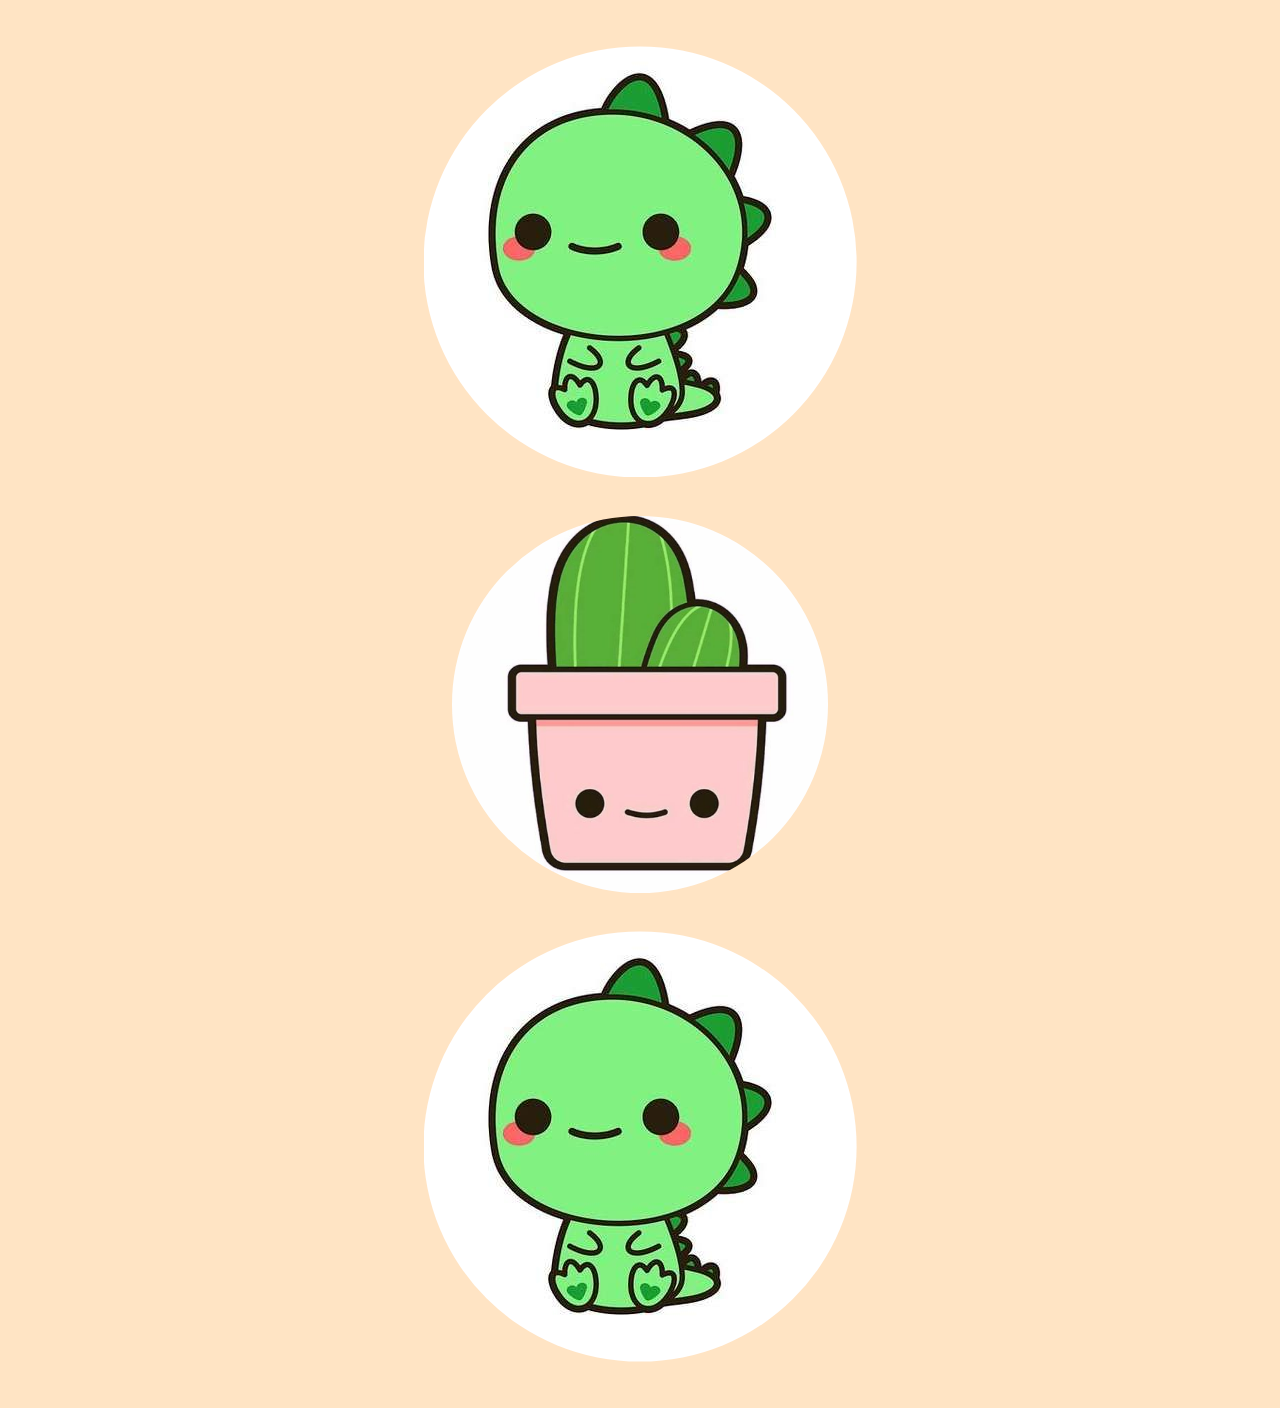
<file: github/index.html>
<!DOCTYPE html>
<html lang="en">
<head>
    <meta charset="UTF-8">
    <meta http-equiv="X-UA-Compatible" content="IE=edge">
    <meta name="viewport" content="width=device-width, initial-scale=1.0">
    <link rel="stylesheet" href="style.css">
    <title>Document</title>
</head>
<body>
    <img src="papa.jpg" alt="">
    <div></div>
    <img src="papa.jpg" alt="">
</body>
</html>
</file>
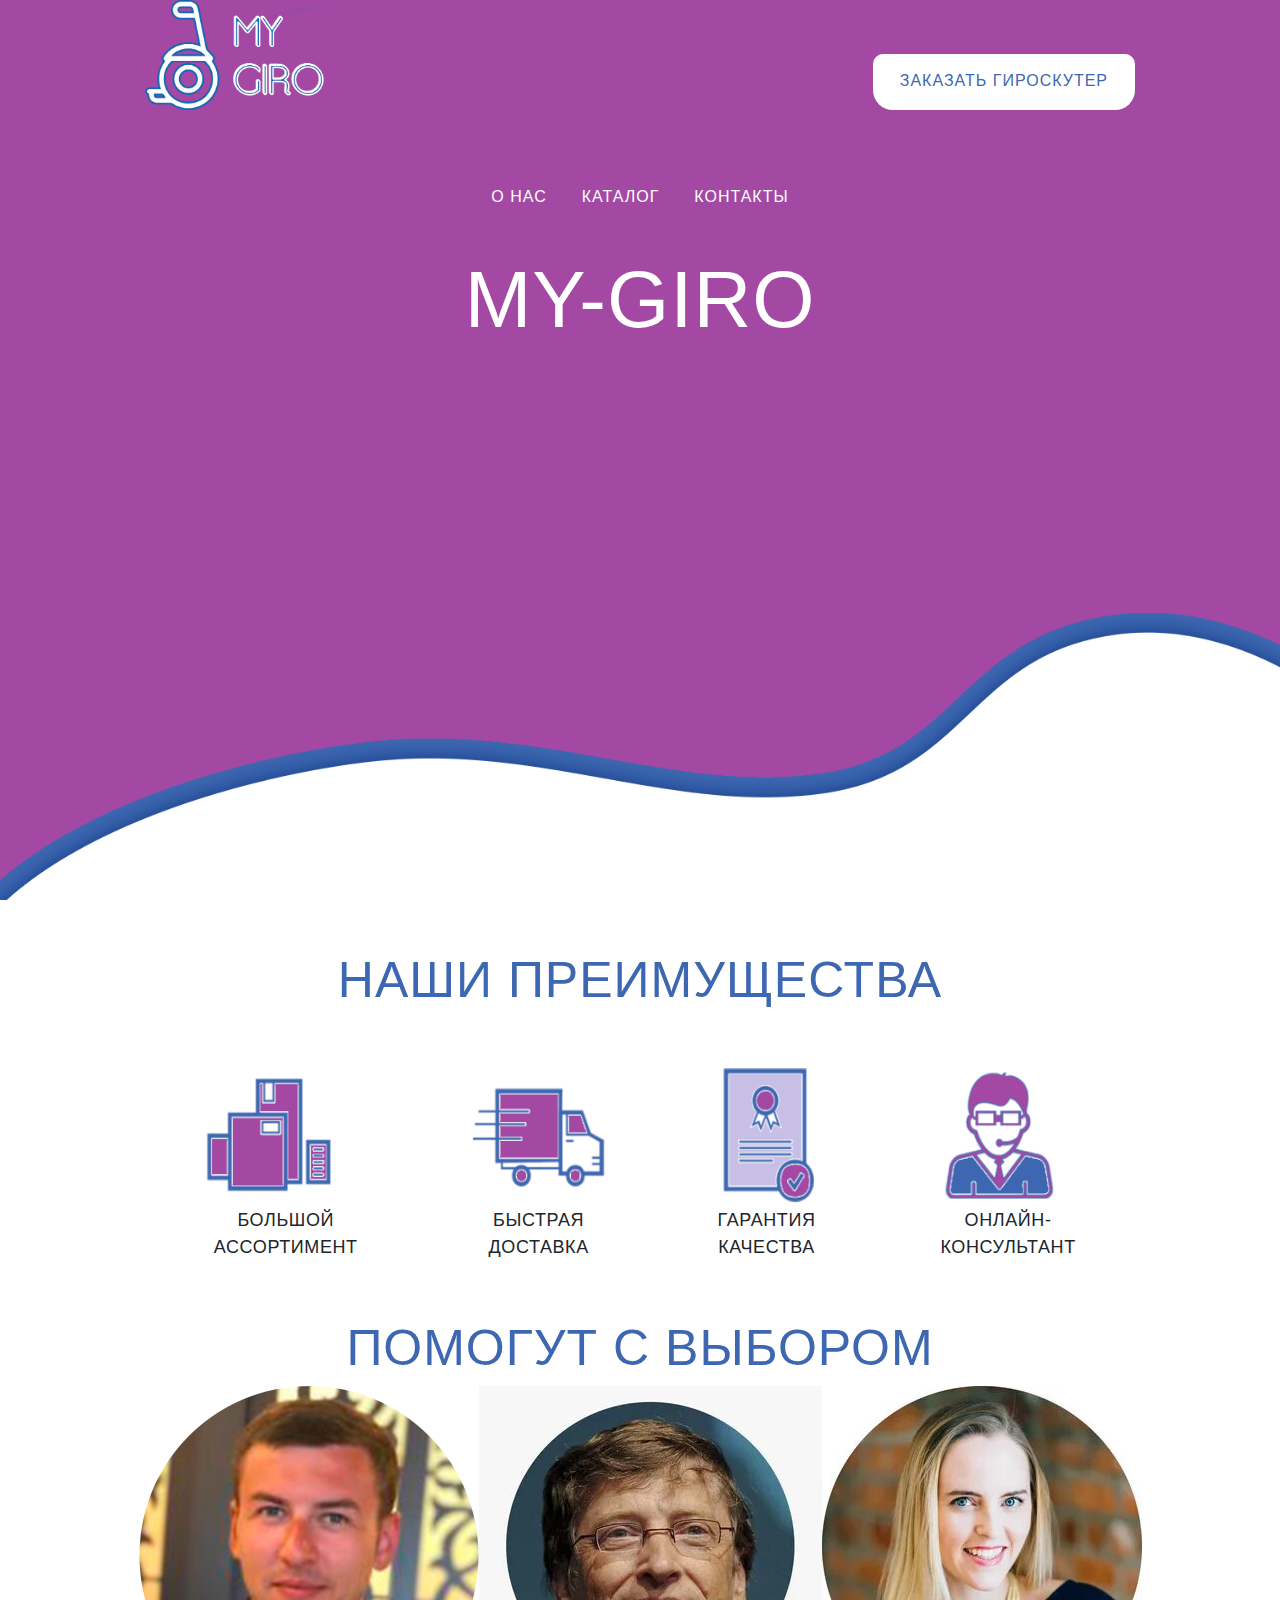
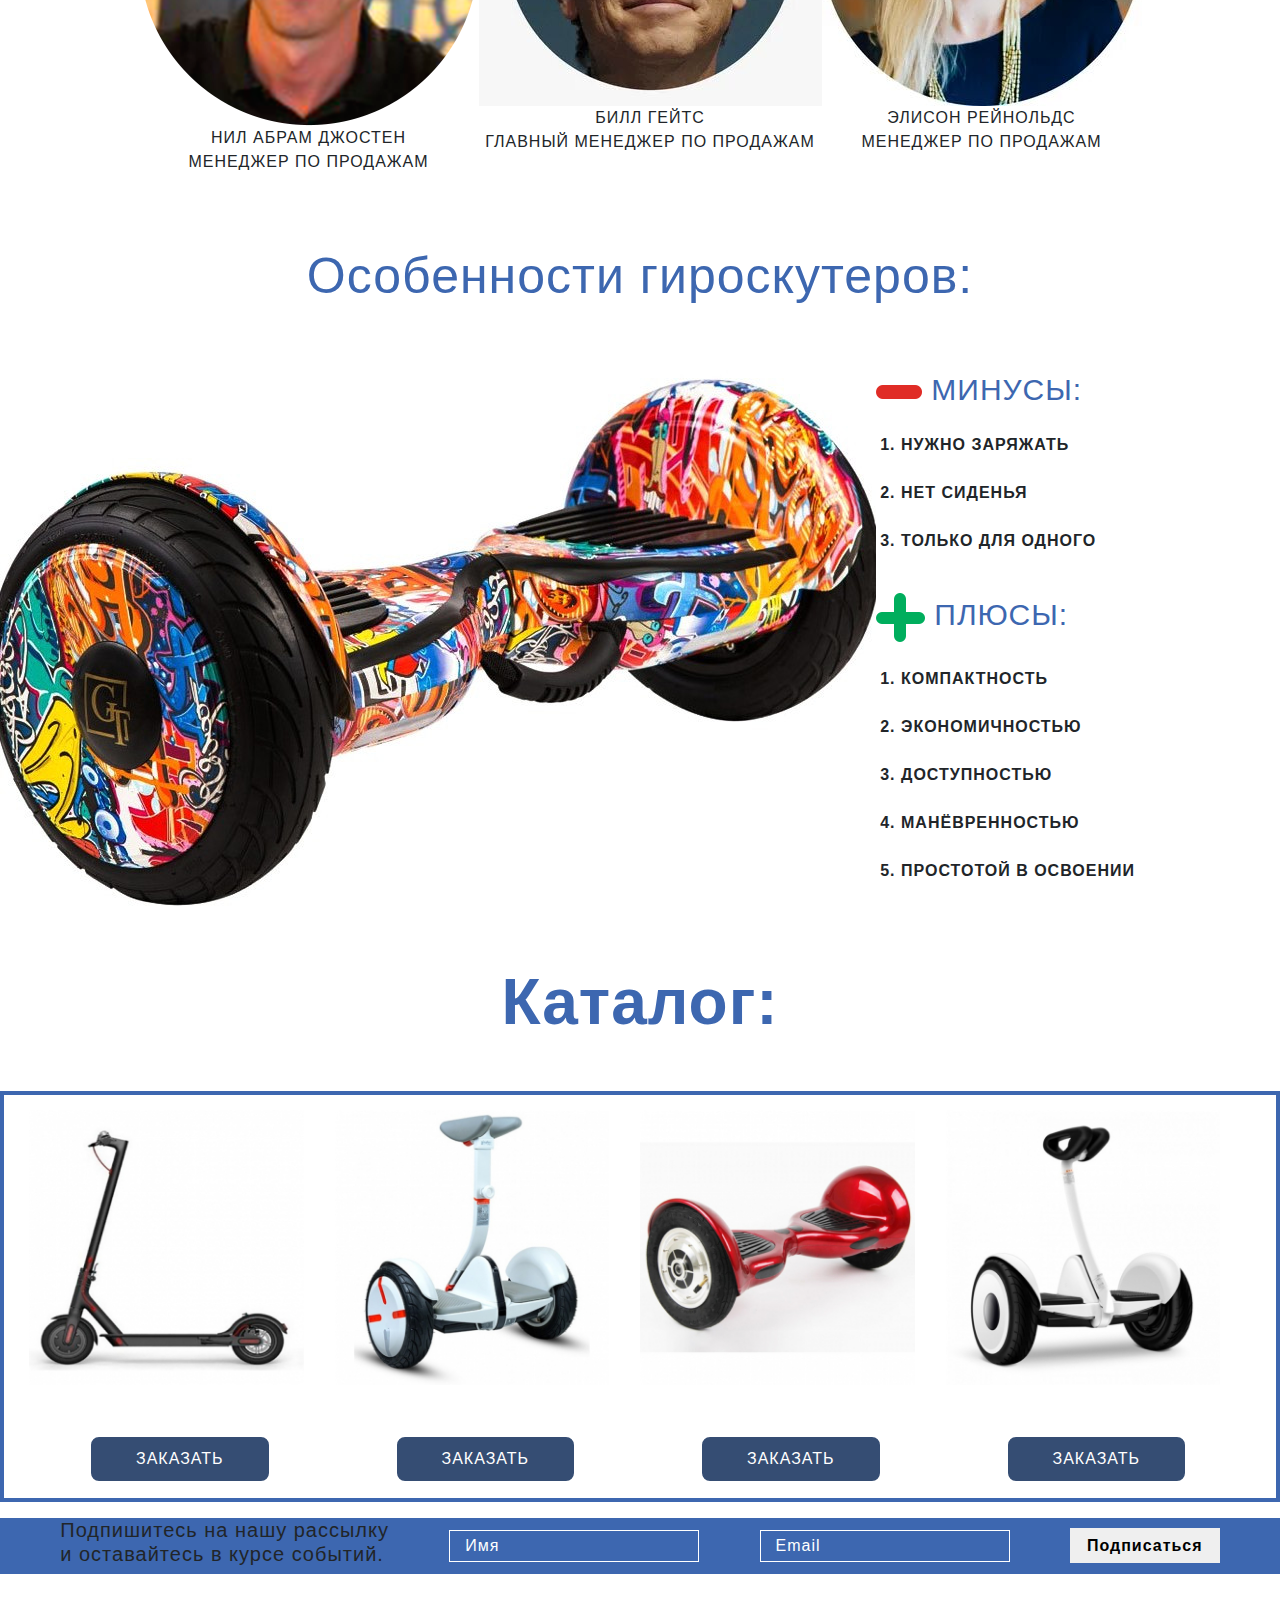
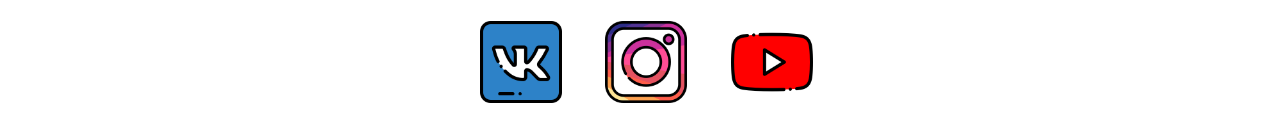
<file: index0.html>
<html lang="ru">
<head>
    <meta charset="UTF-8">
    <meta name="viewpoint" content="width=device-width, initial-scale=1.0">                                                                                                     <link rel="stylesheet" href="./github/sty1e10.css">                               
    <meta http-equiv="x-ua-compatible" content="ie=edge">
    <link rel="stylesheet" href="style10.css">
    <title>My-Giro</title>
</head>
<body>
<section class="panel" id="first-page">
    <header class="d-flex justify-content-between align-items-end container">
        <div class="logo"><img src="./img/logo-white.png" alt="logo"></div>
       
        <button class="btn btn-order text-upper"style="margin: left 5px; ;">Заказать гироскутер</button>
    </header>
    <div class="container d-flex flex-column align-items-center justify-content-center content"
         style="margin-top: 75px;">
        <ul class="nav">
            <li class="text-upper"><a href="#advantages">О нас</a></li>
            <li class="text-upper"><a href="#catalog">Каталог</a></li>
            <li class="text-upper"><a href="#sub">Контакты</a></li>
        </ul>
        <h1 class="site-name text-upper" style="margin-top: 40px;">my-giro</h1>
    </div>
</section>
<section class="panel" id="advantages">
    <h1 class="section-title text-upper">Наши преимущества</h1>
    <div class="container content d-flex justify-content-center align-items-center" mt-5>
        <div class="content d-flex justify-content-around align-items-center" style="height: 250px;"                                       
             id="advantages-">
            <div class="item">
                <img src="./img/advantages/1.png" alt="advantages">
                <p>БОЛЬШОЙ АССОРТИМЕНТ</p>
            </div>
            <div class="item">
                <img src="./img/advantages/4.png" alt="advantages">
                <p>БЫСТРАЯ ДОСТАВКА</p>
            </div>
            <div class="item">
                <img src="./img/advantages/3.png" alt="advantages">
                <p>ГАРАНТИЯ КАЧЕСТВА</p>
            </div>
            <div class="item">
                <img src="./img/advantages/2.png" alt="advantages">
                <p>ОНЛАЙН-КОНСУЛЬТАНТ</p>
            </div>
        </div>
    </div>
</section>
<section class="panel" id="consultants">
    <h1 class="section-title text-upper">помогут с выбором</h1>
    <div class="content d-flex justify-content-center flex-wrap mt-S">
        <div class="item text-upper text-center">
            <img src="./img/consultants/3.png" alt="consultant">
            <p class="item-title">Нил Абрам Джостен</p>
            <p class="item-description">Менеджер по продажам</p>
        </div>
        <div class="item text-upper text-center">
            <img src="./img/consultants/b.jpg" alt="consultant">
            <p class="item-title">Билл Гейтс</p>
            <p class="item-description">Главный менеджер по продажам</p>
        </div>
        <div class="item text-upper text-center">
            <img src="./img/consultants/i.jpg" alt="consultant">
            <p class="item-title">Элисон Рейнольдс</p>
            <p class="item-description">Менеджер по продажам</p>
        </div>
    </div>
</section>
<br> <br> <br>
<section >
    <h1 class="section-title" style="text-align: center;">Особенности гироскутеров:</h1>
    <div class="content d-flex justify-content-between align-items-center">
        <img class="section-image" src="./img/segway.png" alt="segway">
        <div class="text-upper" style="width: 60%;">
           
            <div class="mt-3">
                <h1 class="title"><img src="./img/minus.png" alt="minus">   Минусы:</h1>
                <ol>
                    <li><p>Нужно заряжать</p></li>                  
                    <br>
                    <li><p>Нет сиденья</p></li>
                    <br>
                    <li><p>Только для одного</p></li>
                    <br>
                </ol>
                <h1 class="title"><img src="./img/plus.png" alt="plus">
                Плюсы:
                </h1>
                <ol>
                    <li><p>Компактность </p></li>
                    <br>
                    <li><p>Экономичностью</p></li>
                    <br>
                    <li><p>Доступностью</p></li>
                    <br>
                    <li><p>Манёвренностью</p></li>
                    <br>
                    <li><p>Простотой в освоении</p></li>
                    <br>
                </ol>
            </div>

</section>
<article class="catalog">
    <h3>Каталог:</h3>
    <div>
        <ul class="catalog_img">
            <li><img src="img/catalog/electric_scooters/1.jpg" class="catalog" alt="catalog1"> <a class="btn btn-white-big text-upper" style="margin-top: 50px;" href="#catalog">Заказать</a></li>
            <li><img src="img/catalog/segways/2.jpg" class="catalog" alt="catalog2"> <a class="btn btn-white-big text-upper" style="margin-top: 50px" href="#catalog">Заказать</a></li>
            <li><img src="img/catalog/giroscooters/1.jpg" class="catalog" alt="catalog3"> <a class="btn btn-white-big text-upper" style="margin-top: 50px" href="#catalog">Заказать</a></li>
            <li><img src="img/catalog/segways/3.jpg" class="catalog" alt="catalog4"> <a class="btn btn-white-big text-upper" style="margin-top: 50px" href="#catalog">Заказать</a></li>
        </ul>
    </div>
</article>
<section class="subscrib">
    <h5>Подпишитесь на нашу рассылку<br>и оставайтесь в курсе событий.</h5>
    <input type="text" placeholder="Имя">
    <input type="text" placeholder="Email">
    <button>Подписаться</button>
</section>
 <footer class="panel">
            <div class="social mt-1">
             
                <div class="social-icons">
                   <br> <img src="img/social_icons/vk.png" alt="vk">
                    <img src="img/social_icons/instagram.png" alt="inst">
                    <img src="img/social_icons/youtube.png" alt="youtube">   
                
                </div>
            </div>
        </div>
    </div>
</footer>
</body>
</html>
</file>
<file: github/style.css>
body{
    background-color: bisque;
}
 img{
     display: block; 
    padding: 3vw;
    margin-left: auto;
    margin-right: auto;
    border-radius: 100%; 
} 
div{
    width: 300px; height: 300px;
    border-radius: 50%; 
    background: url(mama.jpg) no-repeat -30px ; 
    background-size: 450px; 
    display: block; 
    padding: 3vw;
    margin-left: auto;
    margin-right: auto;
}
</file>
<file: style10.css>
*{
    margin: 0;
    padding: 0;
    letter-spacing:1px;
    box-sizing: border-box;
}
label{
    margin: 0;
}
body{
    position: relative;
}
a{
    color: inherit;
}
a:hover{
    color:inherit;
    text-decoration: none;
}
section.panel{
    width: 100%;
    padding: 0 130px;
}
.section-title{
    font-size: 50px;
    color: #3d67b0;
    text-align: center;
}
.text-upper{
    text-transform: uppercase;
}
.site-name{
    font-size: 80px;
}
.btn-order{
    background: #ffffff;
    color: #3d67b0;
    padding: 15px 25px;
    border: solid 2px #ffffff;
    border-top: none;
    border-radius: 10px 10px 20px 20px;
    transition: .5s ease-in-out;
}
.btn-order:hover{
    background: transparent;
    color:#fff;
}
.btn-white-big{
    position: relative;
    left:  60px;
    background-color:#354D73;
    color: #fff;
    padding: 10px 45px;
    border: solid 2px #fff;
    border-radius: 10px;
    transition: .5s ease-in-out;
}
.btn-white-big:hover{
    background: transparent;
    color:#fff;
}
.btn-slider{
    width: 50px;
    padding: 5px;
    background: transparent;
}
.btn-slider:focus{
    box-shadow: none;
}
.delimiter{
    width: 100%;
}
.btn.btn-primary{
    background: #3d67b0 !important;
    border: #3d67b0 !important;
}
.form-control{
    border-radius: 10px;
    padding: 10px 20px;
}
.justify-content-evenly{
    justify-content: space-evenly;
}
.btn-up{
    position: fixed;
    right: 25px;
    bottom: 25px;
    z-index: 110;
    padding: 15px;
}
.btn-up img{
    width: 25px;
}


section#first-page{
    height: 100vh;
    color: #fff;
    background-image: url("./img/fon.png");
    background-repeat: no-repeat;
    background-size: 100% 100%;
}
select#first-page > header{
    width: 100%;
    color: #fff;
}
section#first-page .logo img{
    width: 180px;
}
section#first-page .contact> .item p{
    font-size: 12px;
}
section#first-page .contact> .item img{
    width: 25px;
    margin-right: 15px;
}
section#first-page .nav{
    list-style-type: none;
    display: flex;
    color: #fff;
    justify-content: center;
    align-items: center;
}
section#first-page .nav li{
    padding-left: 35px;
    cursor: pointer;
    display: flex;
    flex-direction: column;
}
section#first-page .nav li:first-of-type{
    padding-left: 0;
}
section#first-page .nav li::after{
    content: "";
    height: 3px;
    width: 0;
    background-color: #fff;
    transition:.5s ease-in-out ;
}
section#first-page .nav li:hover::after{
    width: 50%;
}
section#advantages{
    background: transparent;
    padding-bottom: 50px;
    padding-top: 50px;
}
section#advantages .item{
    height: 100%;
    transform: scale(.6);
    transition:.5s ease-in-out ;
    user-select: none;
}
section#advantages .item:hover{
    transform: scale(.8);
}
section#advantages .item img{
    height: 90%;
}
section#advantages .item p{
    font-size: 30px;
    text-align: center;
    margin-top: 5px;
}

section#advantages .item{
    height: 100%;
    transform: scale(.6);
    transition:.5s ease-in-out ;
    user-select: none;
}
section .title {
    font-size: 30px;
    color: #3d67b0;
}

section ol {
    margin-top: 25px;
    font-weight: bold;
    margin-left: 25px;

}

.catalog h3 {
    color: #3d67b0 !important;
    text-align: center;
    font-size: 5vw;
    font-weight: 700;
}

.catalog_img{
    padding: 15px 25px;
    border: solid 4px #3d67b0 !important;
    border-radius: 0px;
    margin-top: 50px;
    display: flex;
    justify-content: space-around;
}
.catalog_img li{
    list-style: none;
}

.catalog_img img{
    width: 90%;
}




.subscrib{
    background-color:  #3d67b0 !important;
    display: flex;
    align-items: center;
    justify-content: space-evenly;
}
.subscrib p {
    color: #ffffff;
}

.subscrib input{
    width: 250px;
    height: 1px;
    border: 1px solid #ffffff;
    background-color:  #3d67b0 !important;
    padding: 15px;
}
.subscrib input::placeholder{
    color: #ffffff;
}

.subscrib input:focus{
    background-color: #ffffff;
    color: #fff;
}


.subscrib button{
    width: 150px;
    height: 35px;
    cursor: pointer;
    text-decoration: none;
    font-weight: bold;
    border: unset;
}

footer .social-icons
{
margin-left: 36%;
}

footer .contact > .item p{
    font-size: 18px;

}

footer .contact > .item img{
    width: 15px;

}

footer .social-icons img{
    padding: 19px;
    width: 120px;
    cursor: pointer;

}
</file>
